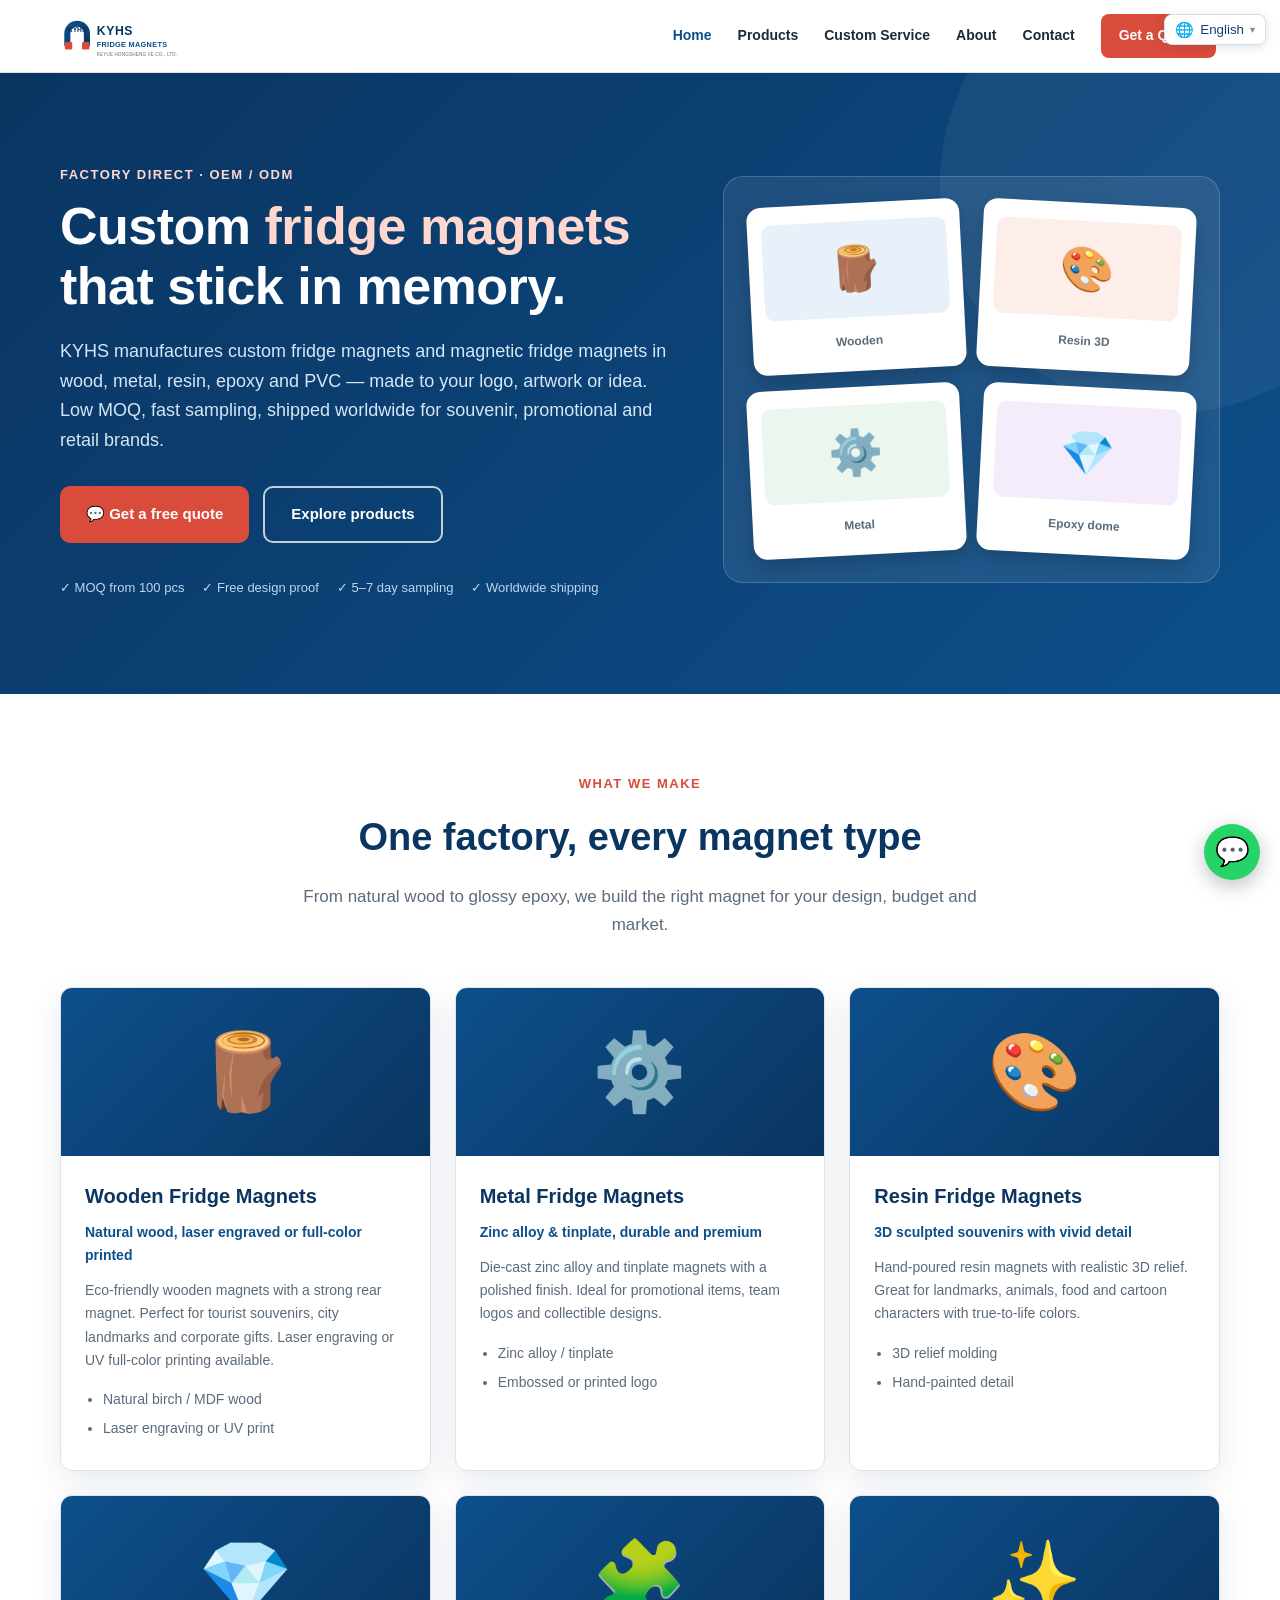
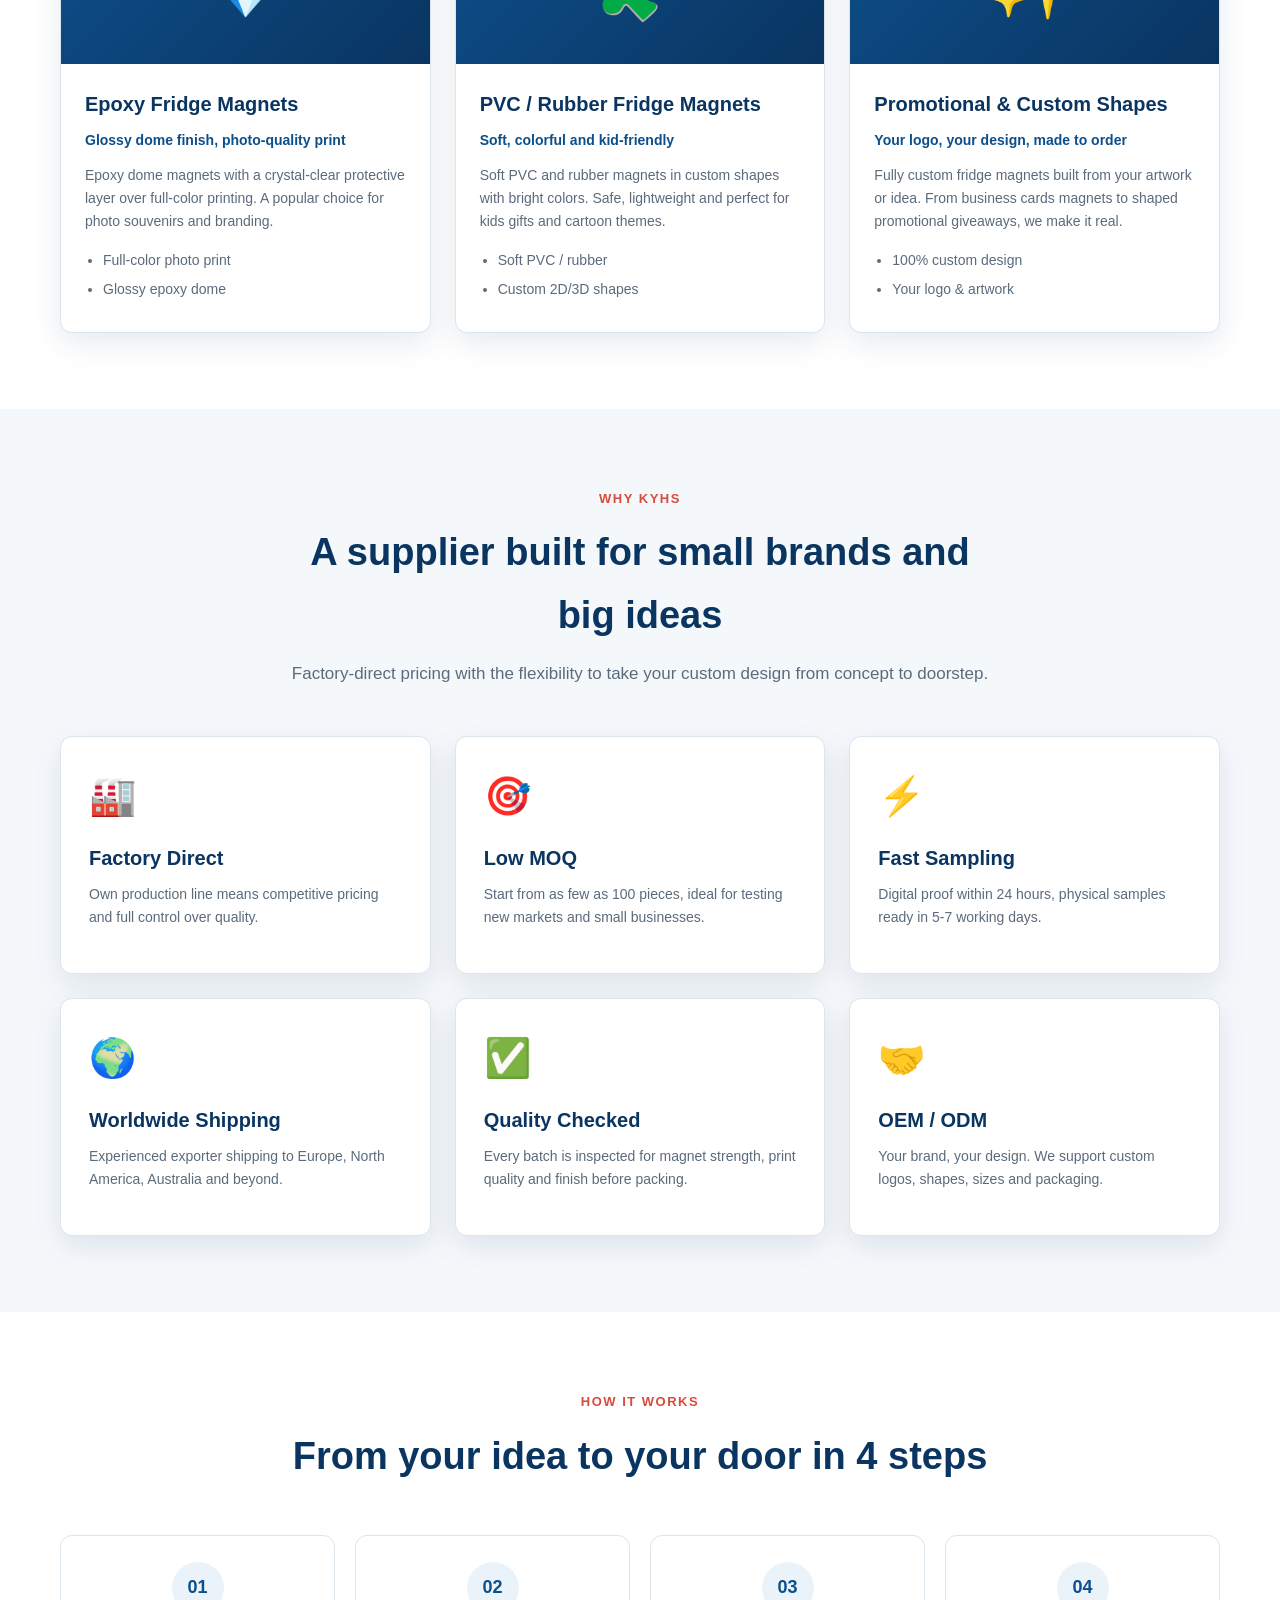
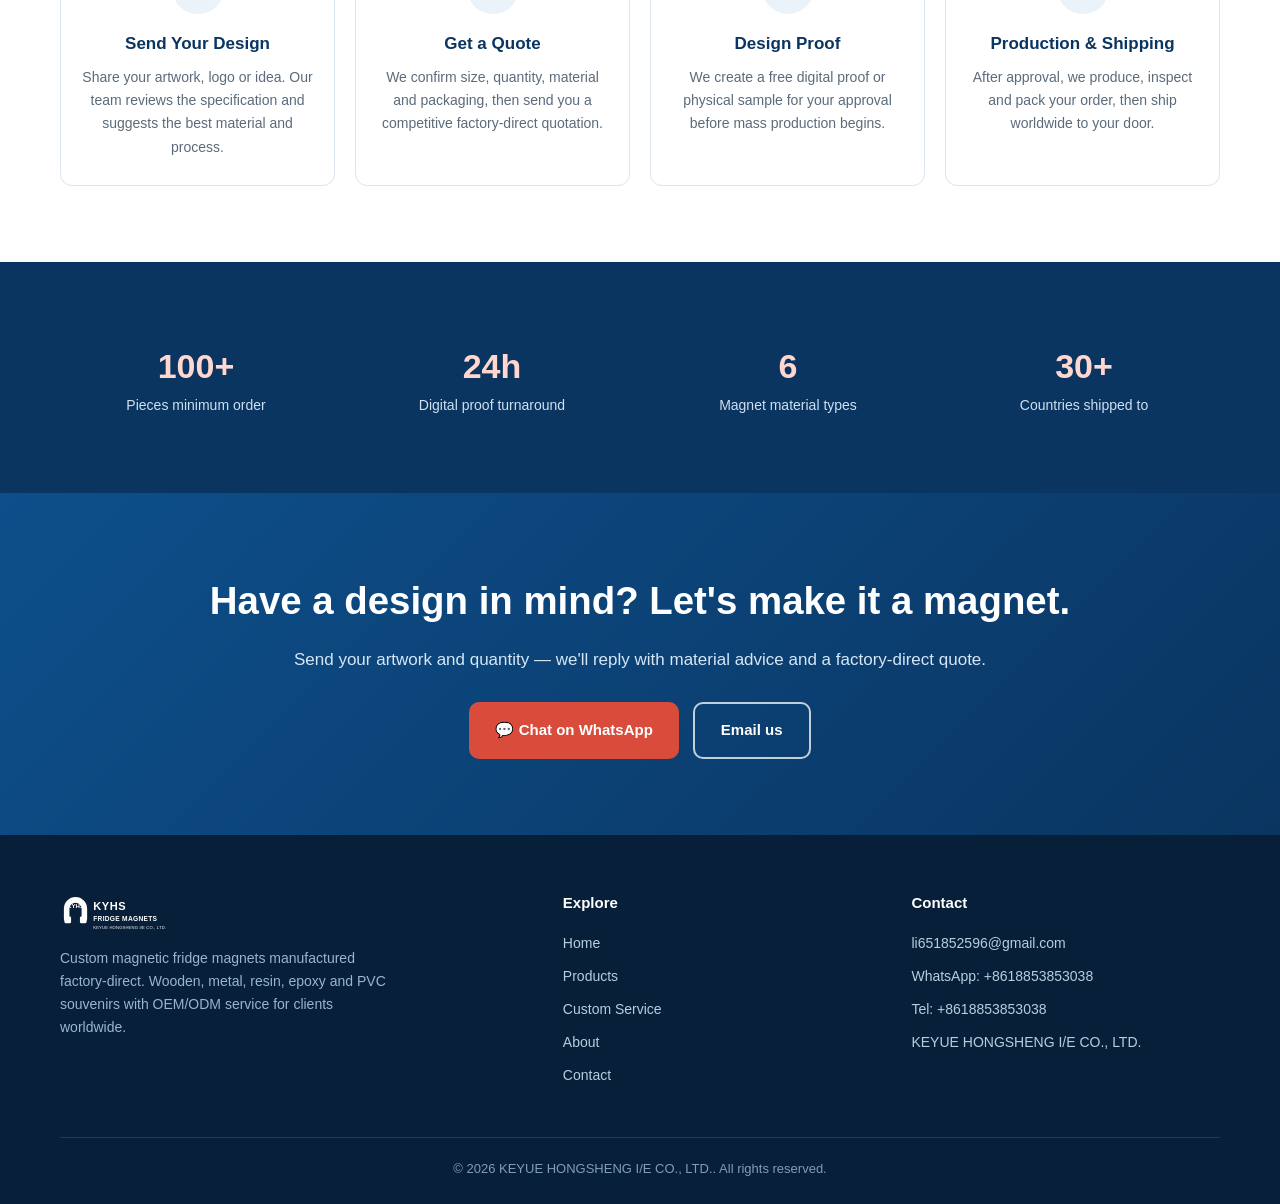
<file: index.html>
<!DOCTYPE html><html lang="en"> <head><meta charset="UTF-8"><meta name="viewport" content="width=device-width, initial-scale=1"><title>Custom Fridge Magnets Manufacturer | OEM/ODM — KYHS</title><meta name="description" content="KYHS manufactures custom fridge magnets and magnetic souvenirs: wooden, metal, resin and PVC. Factory-direct OEM/ODM, low MOQ, fast sampling, worldwide shipping."><meta name="keywords" content="custom fridge magnets, magnetic fridge magnets, wooden fridge magnets, magnet manufacturer, KYHS"><link rel="canonical" href="https://magnets.kyhsexport.com/"><link rel="icon" type="image/svg+xml" href="/favicon.svg"><meta property="og:type" content="website"><meta property="og:title" content="Custom Fridge Magnets Manufacturer | OEM/ODM — KYHS"><meta property="og:description" content="KYHS manufactures custom fridge magnets and magnetic souvenirs: wooden, metal, resin and PVC. Factory-direct OEM/ODM, low MOQ, fast sampling, worldwide shipping."><meta property="og:url" content="https://magnets.kyhsexport.com/"><meta property="og:image" content="https://magnets.kyhsexport.com/og-image.svg"><meta property="og:site_name" content="KYHS Fridge Magnets"><meta property="og:locale" content="en_US"><meta name="twitter:card" content="summary_large_image"><meta name="twitter:title" content="Custom Fridge Magnets Manufacturer | OEM/ODM — KYHS"><meta name="twitter:description" content="KYHS manufactures custom fridge magnets and magnetic souvenirs: wooden, metal, resin and PVC. Factory-direct OEM/ODM, low MOQ, fast sampling, worldwide shipping."><meta name="twitter:image" content="https://magnets.kyhsexport.com/og-image.svg"><script type="application/ld+json">{"@context":"https://schema.org","@graph":[{"@type":"Organization","name":"KEYUE HONGSHENG I/E CO., LTD.","url":"https://magnets.kyhsexport.com","email":"li651852596@gmail.com","telephone":"+8618853853038"},{"@type":"WebSite","name":"KYHS Fridge Magnets","url":"https://magnets.kyhsexport.com","description":"KYHS manufactures custom fridge magnets and magnetic souvenirs: wooden, metal, resin and PVC. Factory-direct OEM/ODM, low MOQ, fast sampling, worldwide shipping.","inLanguage":"en"}]}</script><link rel="stylesheet" href="/_astro/about.BWhyGvks.css"></head> <body> <header class="site-header"> <div class="container nav-inner"> <a href="/" class="logo" aria-label="KYHS Fridge Magnets home"> <img src="/logo.svg" alt="KYHS Fridge Magnets"> </a> <nav class="nav-links" id="navLinks"> <a href="/" class="active">Home</a><a href="/products/" class>Products</a><a href="/custom/" class>Custom Service</a><a href="/about/" class>About</a><a href="/contact/" class>Contact</a> <a href="https://wa.me/8618853853038" class="nav-cta" target="_blank" rel="noopener">Get a Quote</a> </nav> <button class="menu-toggle" id="menuToggle" aria-label="Menu">☰</button> </div> </header> <main>   <section class="hero"> <div class="container hero-grid"> <div> <span class="eyebrow" style="color:#ffd7cf">Factory direct · OEM / ODM</span> <h1>Custom <span class="hl">fridge magnets</span> that stick in memory.</h1> <p class="lead">
KYHS manufactures custom fridge magnets and magnetic fridge magnets in wood, metal, resin, epoxy and PVC —
          made to your logo, artwork or idea. Low MOQ, fast sampling, shipped worldwide for souvenir, promotional and retail brands.
</p> <div class="hero-actions"> <a href="https://wa.me/8618853853038" class="btn btn-primary" target="_blank" rel="noopener">💬 Get a free quote</a> <a href="/products/" class="btn btn-ghost">Explore products</a> </div> <div class="hero-badges"> <span>✓ MOQ from 100 pcs</span> <span>✓ Free design proof</span> <span>✓ 5–7 day sampling</span> <span>✓ Worldwide shipping</span> </div> </div> <div class="hero-art" aria-hidden="true"> <div class="magnet-tile"><div class="face" style="background:#e8f1fa">🪵</div><small>Wooden</small></div> <div class="magnet-tile"><div class="face" style="background:#fdeee9">🎨</div><small>Resin 3D</small></div> <div class="magnet-tile"><div class="face" style="background:#eaf6ee">⚙️</div><small>Metal</small></div> <div class="magnet-tile"><div class="face" style="background:#f4ecfa">💎</div><small>Epoxy dome</small></div> </div> </div> </section>  <section id="products"> <div class="container"> <div class="section-head"> <span class="eyebrow">What we make</span> <h2>One factory, every magnet type</h2> <p>From natural wood to glossy epoxy, we build the right magnet for your design, budget and market.</p> </div> <div class="grid-3"> <a href="/products/#wooden" class="card product-card"> <div class="product-art" style="background:linear-gradient(135deg, #0d4f8b, #0a3561)">🪵</div> <div class="product-body"> <h3>Wooden Fridge Magnets</h3> <p class="tagline">Natural wood, laser engraved or full-color printed</p> <p>Eco-friendly wooden magnets with a strong rear magnet. Perfect for tourist souvenirs, city landmarks and corporate gifts. Laser engraving or UV full-color printing available.</p> <ul><li>Natural birch / MDF wood</li><li>Laser engraving or UV print</li></ul> </div> </a><a href="/products/#metal" class="card product-card"> <div class="product-art" style="background:linear-gradient(135deg, #0d4f8b, #0a3561)">⚙️</div> <div class="product-body"> <h3>Metal Fridge Magnets</h3> <p class="tagline">Zinc alloy &amp; tinplate, durable and premium</p> <p>Die-cast zinc alloy and tinplate magnets with a polished finish. Ideal for promotional items, team logos and collectible designs.</p> <ul><li>Zinc alloy / tinplate</li><li>Embossed or printed logo</li></ul> </div> </a><a href="/products/#resin" class="card product-card"> <div class="product-art" style="background:linear-gradient(135deg, #0d4f8b, #0a3561)">🎨</div> <div class="product-body"> <h3>Resin Fridge Magnets</h3> <p class="tagline">3D sculpted souvenirs with vivid detail</p> <p>Hand-poured resin magnets with realistic 3D relief. Great for landmarks, animals, food and cartoon characters with true-to-life colors.</p> <ul><li>3D relief molding</li><li>Hand-painted detail</li></ul> </div> </a><a href="/products/#epoxy" class="card product-card"> <div class="product-art" style="background:linear-gradient(135deg, #0d4f8b, #0a3561)">💎</div> <div class="product-body"> <h3>Epoxy Fridge Magnets</h3> <p class="tagline">Glossy dome finish, photo-quality print</p> <p>Epoxy dome magnets with a crystal-clear protective layer over full-color printing. A popular choice for photo souvenirs and branding.</p> <ul><li>Full-color photo print</li><li>Glossy epoxy dome</li></ul> </div> </a><a href="/products/#pvc" class="card product-card"> <div class="product-art" style="background:linear-gradient(135deg, #0d4f8b, #0a3561)">🧩</div> <div class="product-body"> <h3>PVC / Rubber Fridge Magnets</h3> <p class="tagline">Soft, colorful and kid-friendly</p> <p>Soft PVC and rubber magnets in custom shapes with bright colors. Safe, lightweight and perfect for kids gifts and cartoon themes.</p> <ul><li>Soft PVC / rubber</li><li>Custom 2D/3D shapes</li></ul> </div> </a><a href="/products/#promotional" class="card product-card"> <div class="product-art" style="background:linear-gradient(135deg, #0d4f8b, #0a3561)">✨</div> <div class="product-body"> <h3>Promotional &amp; Custom Shapes</h3> <p class="tagline">Your logo, your design, made to order</p> <p>Fully custom fridge magnets built from your artwork or idea. From business cards magnets to shaped promotional giveaways, we make it real.</p> <ul><li>100% custom design</li><li>Your logo &amp; artwork</li></ul> </div> </a> </div> </div> </section>  <section class="section-soft"> <div class="container"> <div class="section-head"> <span class="eyebrow">Why KYHS</span> <h2>A supplier built for small brands and big ideas</h2> <p>Factory-direct pricing with the flexibility to take your custom design from concept to doorstep.</p> </div> <div class="grid-3"> <div class="card"> <div class="icon">🏭</div> <h3>Factory Direct</h3> <p>Own production line means competitive pricing and full control over quality.</p> </div><div class="card"> <div class="icon">🎯</div> <h3>Low MOQ</h3> <p>Start from as few as 100 pieces, ideal for testing new markets and small businesses.</p> </div><div class="card"> <div class="icon">⚡</div> <h3>Fast Sampling</h3> <p>Digital proof within 24 hours, physical samples ready in 5-7 working days.</p> </div><div class="card"> <div class="icon">🌍</div> <h3>Worldwide Shipping</h3> <p>Experienced exporter shipping to Europe, North America, Australia and beyond.</p> </div><div class="card"> <div class="icon">✅</div> <h3>Quality Checked</h3> <p>Every batch is inspected for magnet strength, print quality and finish before packing.</p> </div><div class="card"> <div class="icon">🤝</div> <h3>OEM / ODM</h3> <p>Your brand, your design. We support custom logos, shapes, sizes and packaging.</p> </div> </div> </div> </section>  <section> <div class="container"> <div class="section-head"> <span class="eyebrow">How it works</span> <h2>From your idea to your door in 4 steps</h2> </div> <div class="steps"> <div class="step"> <div class="num">01</div> <h3>Send Your Design</h3> <p>Share your artwork, logo or idea. Our team reviews the specification and suggests the best material and process.</p> </div><div class="step"> <div class="num">02</div> <h3>Get a Quote</h3> <p>We confirm size, quantity, material and packaging, then send you a competitive factory-direct quotation.</p> </div><div class="step"> <div class="num">03</div> <h3>Design Proof</h3> <p>We create a free digital proof or physical sample for your approval before mass production begins.</p> </div><div class="step"> <div class="num">04</div> <h3>Production &amp; Shipping</h3> <p>After approval, we produce, inspect and pack your order, then ship worldwide to your door.</p> </div> </div> </div> </section>  <section class="strip"> <div class="container strip-grid"> <div><div class="num">100+</div><div class="label">Pieces minimum order</div></div> <div><div class="num">24h</div><div class="label">Digital proof turnaround</div></div> <div><div class="num">6</div><div class="label">Magnet material types</div></div> <div><div class="num">30+</div><div class="label">Countries shipped to</div></div> </div> </section>  <section class="cta"> <div class="container"> <h2>Have a design in mind? Let's make it a magnet.</h2> <p>Send your artwork and quantity — we'll reply with material advice and a factory-direct quote.</p> <div class="cta-actions"> <a href="https://wa.me/8618853853038" class="btn btn-primary" target="_blank" rel="noopener">💬 Chat on WhatsApp</a> <a href="mailto:li651852596@gmail.com" class="btn btn-ghost">Email us</a> </div> </div> </section>  </main> <a href="https://wa.me/8618853853038" class="float-wa" target="_blank" rel="noopener" aria-label="Chat on WhatsApp">💬</a> <footer class="site-footer"> <div class="container"> <div class="footer-grid"> <div class="footer-brand"> <div class="logo"><img src="/logo.svg" alt="KYHS Fridge Magnets"></div> <p>Custom magnetic fridge magnets manufactured factory-direct. Wooden, metal, resin, epoxy and PVC souvenirs with OEM/ODM service for clients worldwide.</p> </div> <div class="footer-col"> <h4>Explore</h4> <a href="/">Home</a><a href="/products/">Products</a><a href="/custom/">Custom Service</a><a href="/about/">About</a><a href="/contact/">Contact</a> </div> <div class="footer-col"> <h4>Contact</h4> <a href="mailto:li651852596@gmail.com">li651852596@gmail.com</a> <a href="https://wa.me/8618853853038" target="_blank" rel="noopener">WhatsApp: +8618853853038</a> <span>Tel: +8618853853038</span> <span>KEYUE HONGSHENG I/E CO., LTD.</span> </div> </div> <div class="footer-bottom">
© 2026 KEYUE HONGSHENG I/E CO., LTD.. All rights reserved.
</div> </div> </footer> <script>
      const toggle = document.getElementById('menuToggle');
      const links = document.getElementById('navLinks');
      toggle?.addEventListener('click', () => links?.classList.toggle('open'));
    </script> <!-- KYHS i18n: auto translate (all languages + searchable switcher) --> <script src="/js/translate.js"></script> <script src="/js/kyhs-translate-init.js"></script> <!-- KYHS analytics: admin-only stats --> <script src="/js/kyhs-analytics.js"></script> </body> </html>
</file>
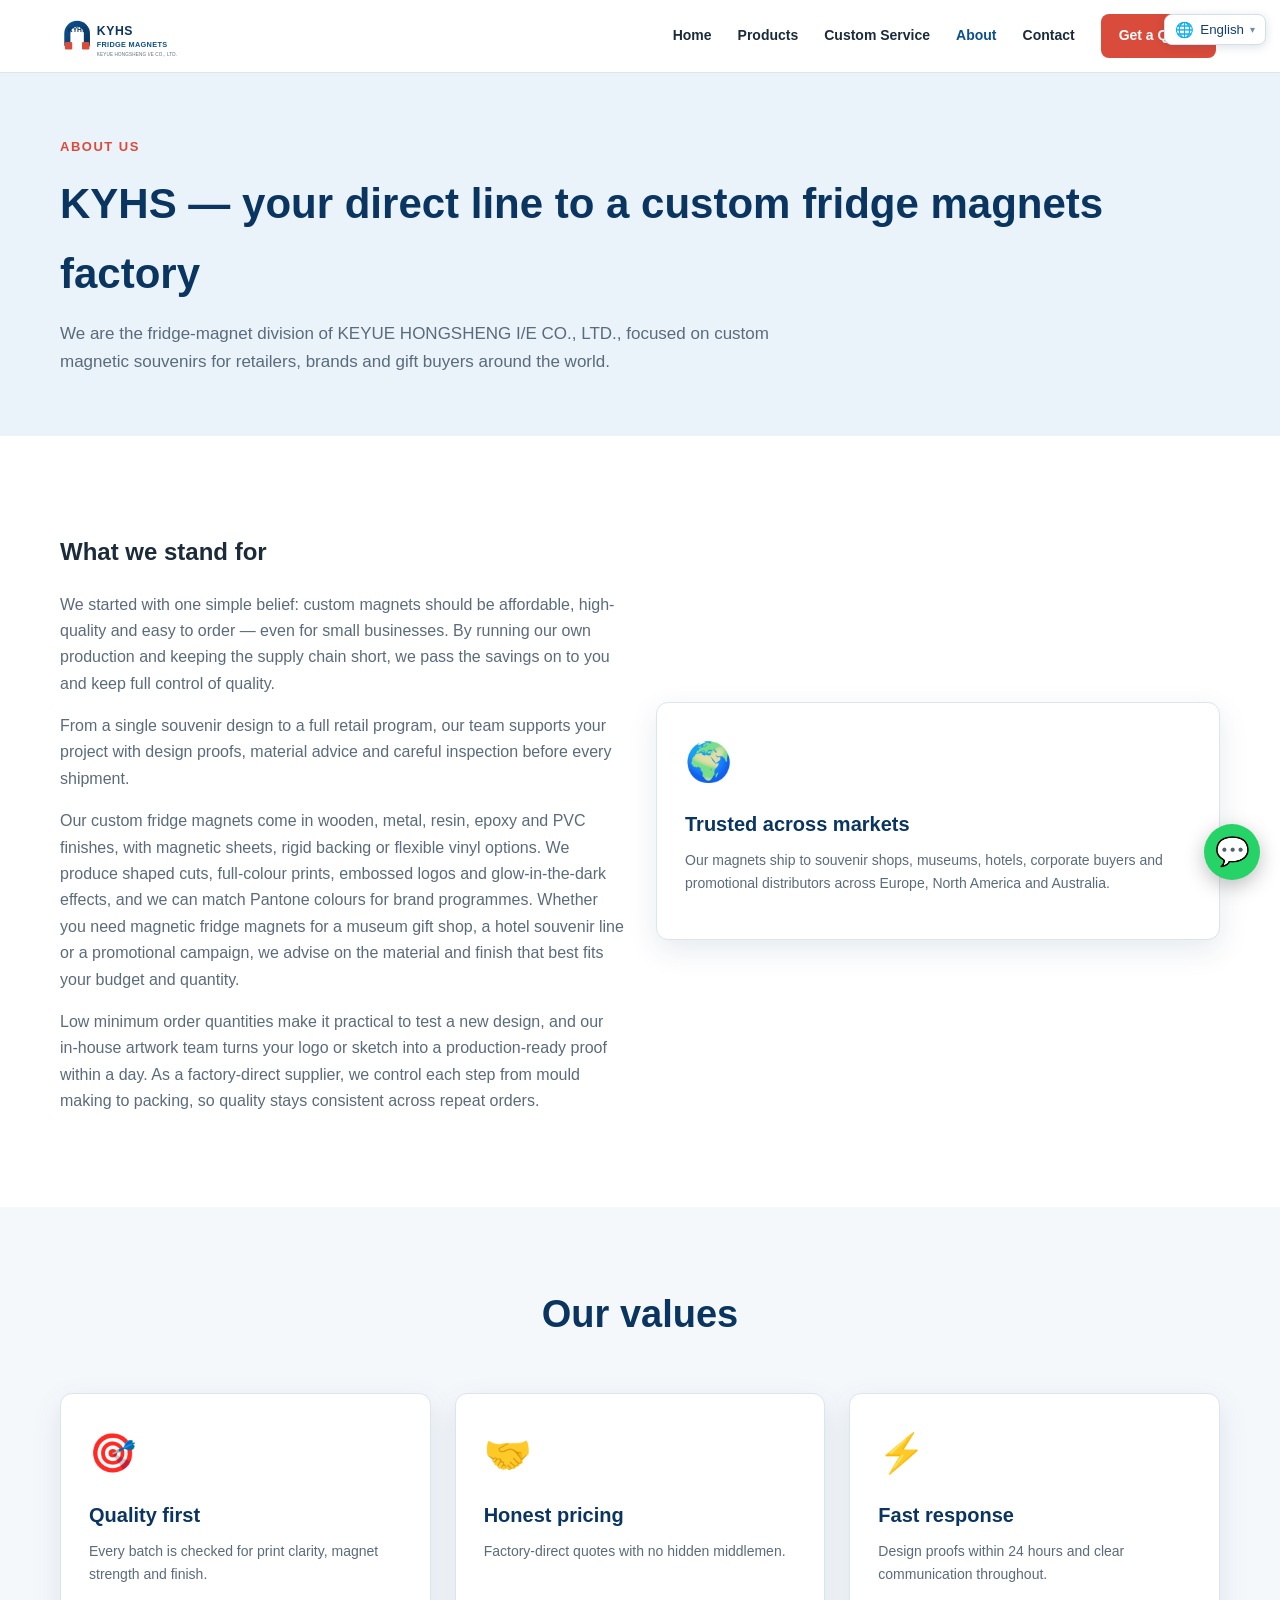
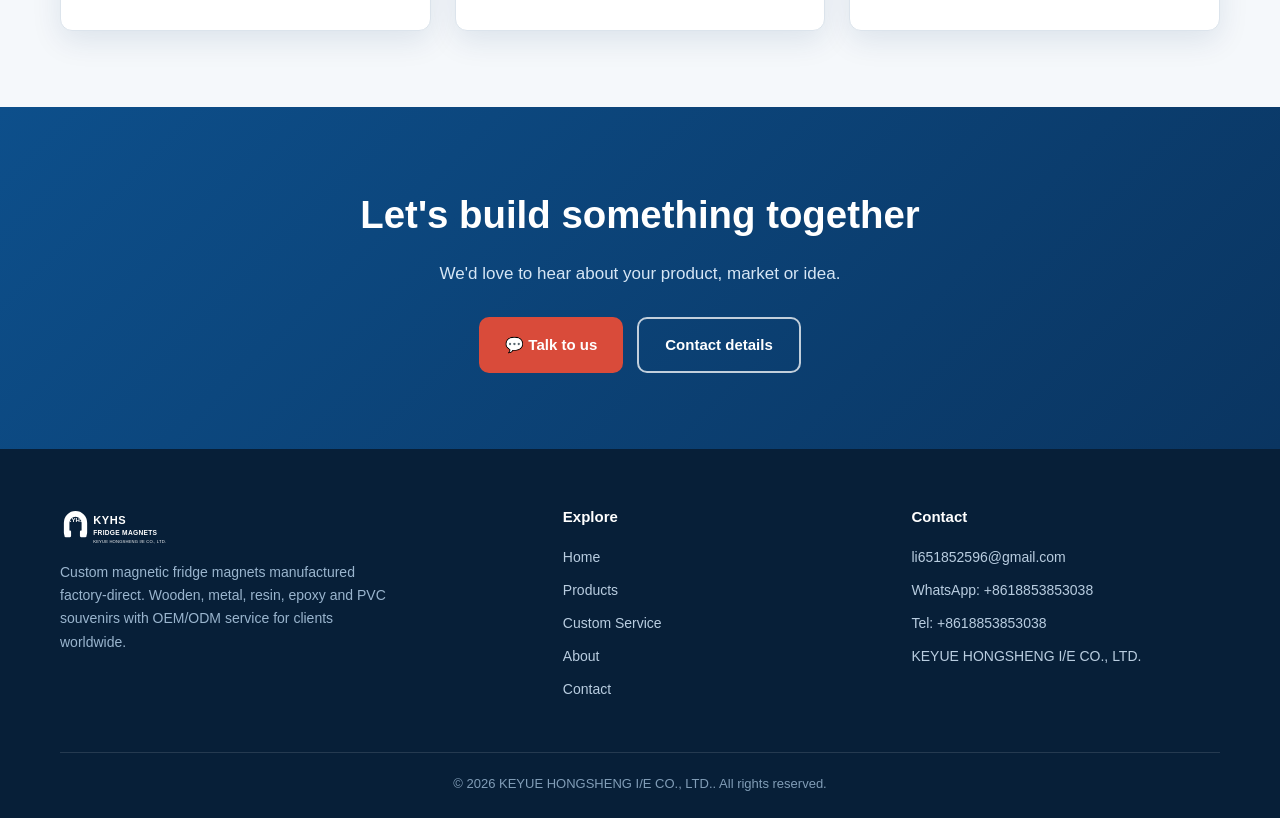
<file: about/index.html>
<!DOCTYPE html><html lang="en"> <head><meta charset="UTF-8"><meta name="viewport" content="width=device-width, initial-scale=1"><title>About KYHS | Custom Fridge Magnets Manufacturer</title><meta name="description" content="Learn about KYHS, a China manufacturer of custom fridge magnets and magnetic souvenirs in wood, metal, resin and PVC. Factory-direct OEM/ODM for clients worldwide."><meta name="keywords" content="custom fridge magnets, magnetic fridge magnets, wooden fridge magnets, magnet manufacturer, KYHS"><link rel="canonical" href="https://magnets.kyhsexport.com/about/"><link rel="icon" type="image/svg+xml" href="/favicon.svg"><meta property="og:type" content="website"><meta property="og:title" content="About KYHS | Custom Fridge Magnets Manufacturer"><meta property="og:description" content="Learn about KYHS, a China manufacturer of custom fridge magnets and magnetic souvenirs in wood, metal, resin and PVC. Factory-direct OEM/ODM for clients worldwide."><meta property="og:url" content="https://magnets.kyhsexport.com/about/"><meta property="og:image" content="https://magnets.kyhsexport.com/og-image.svg"><meta property="og:site_name" content="KYHS Fridge Magnets"><meta property="og:locale" content="en_US"><meta name="twitter:card" content="summary_large_image"><meta name="twitter:title" content="About KYHS | Custom Fridge Magnets Manufacturer"><meta name="twitter:description" content="Learn about KYHS, a China manufacturer of custom fridge magnets and magnetic souvenirs in wood, metal, resin and PVC. Factory-direct OEM/ODM for clients worldwide."><meta name="twitter:image" content="https://magnets.kyhsexport.com/og-image.svg"><script type="application/ld+json">{"@context":"https://schema.org","@graph":[{"@type":"Organization","name":"KEYUE HONGSHENG I/E CO., LTD.","url":"https://magnets.kyhsexport.com","email":"li651852596@gmail.com","telephone":"+8618853853038"},{"@type":"WebSite","name":"KYHS Fridge Magnets","url":"https://magnets.kyhsexport.com","description":"Learn about KYHS, a China manufacturer of custom fridge magnets and magnetic souvenirs in wood, metal, resin and PVC. Factory-direct OEM/ODM for clients worldwide.","inLanguage":"en"}]}</script><link rel="stylesheet" href="/_astro/about.BWhyGvks.css"></head> <body> <header class="site-header"> <div class="container nav-inner"> <a href="/" class="logo" aria-label="KYHS Fridge Magnets home"> <img src="/logo.svg" alt="KYHS Fridge Magnets"> </a> <nav class="nav-links" id="navLinks"> <a href="/" class>Home</a><a href="/products/" class>Products</a><a href="/custom/" class>Custom Service</a><a href="/about/" class="active">About</a><a href="/contact/" class>Contact</a> <a href="https://wa.me/8618853853038" class="nav-cta" target="_blank" rel="noopener">Get a Quote</a> </nav> <button class="menu-toggle" id="menuToggle" aria-label="Menu">☰</button> </div> </header> <main>  <section class="page-hero"> <div class="container"> <span class="eyebrow">About us</span> <h1>KYHS — your direct line to a custom fridge magnets factory</h1> <p>We are the fridge-magnet division of KEYUE HONGSHENG I/E CO., LTD., focused on custom magnetic souvenirs for retailers, brands and gift buyers around the world.</p> </div> </section> <section> <div class="container grid-2"> <div> <h2>What we stand for</h2> <p style="color:var(--muted)">
We started with one simple belief: custom magnets should be affordable, high-quality and easy to order —
          even for small businesses. By running our own production and keeping the supply chain short,
          we pass the savings on to you and keep full control of quality.
</p> <p style="color:var(--muted)">
From a single souvenir design to a full retail program, our team supports your project with design proofs,
          material advice and careful inspection before every shipment.
</p> <p style="color:var(--muted)">
Our custom fridge magnets come in wooden, metal, resin, epoxy and PVC finishes, with magnetic sheets, rigid backing or flexible vinyl options. We produce shaped cuts, full-colour prints, embossed logos and glow-in-the-dark effects, and we can match Pantone colours for brand programmes. Whether you need magnetic fridge magnets for a museum gift shop, a hotel souvenir line or a promotional campaign, we advise on the material and finish that best fits your budget and quantity.
</p> <p style="color:var(--muted)">
Low minimum order quantities make it practical to test a new design, and our in-house artwork team turns your logo or sketch into a production-ready proof within a day. As a factory-direct supplier, we control each step from mould making to packing, so quality stays consistent across repeat orders.
</p> </div> <div class="card"> <div class="icon">🌍</div> <h3>Trusted across markets</h3> <p>Our magnets ship to souvenir shops, museums, hotels, corporate buyers and promotional distributors across Europe, North America and Australia.</p> </div> </div> </section> <section class="section-soft"> <div class="container"> <div class="section-head"><h2>Our values</h2></div> <div class="grid-3"> <div class="card"><div class="icon">🎯</div><h3>Quality first</h3><p>Every batch is checked for print clarity, magnet strength and finish.</p></div> <div class="card"><div class="icon">🤝</div><h3>Honest pricing</h3><p>Factory-direct quotes with no hidden middlemen.</p></div> <div class="card"><div class="icon">⚡</div><h3>Fast response</h3><p>Design proofs within 24 hours and clear communication throughout.</p></div> </div> </div> </section> <section class="cta"> <div class="container"> <h2>Let's build something together</h2> <p>We'd love to hear about your product, market or idea.</p> <div class="cta-actions"> <a href="https://wa.me/8618853853038" class="btn btn-primary" target="_blank" rel="noopener">💬 Talk to us</a> <a href="/contact/" class="btn btn-ghost">Contact details</a> </div> </div> </section>  </main> <a href="https://wa.me/8618853853038" class="float-wa" target="_blank" rel="noopener" aria-label="Chat on WhatsApp">💬</a> <footer class="site-footer"> <div class="container"> <div class="footer-grid"> <div class="footer-brand"> <div class="logo"><img src="/logo.svg" alt="KYHS Fridge Magnets"></div> <p>Custom magnetic fridge magnets manufactured factory-direct. Wooden, metal, resin, epoxy and PVC souvenirs with OEM/ODM service for clients worldwide.</p> </div> <div class="footer-col"> <h4>Explore</h4> <a href="/">Home</a><a href="/products/">Products</a><a href="/custom/">Custom Service</a><a href="/about/">About</a><a href="/contact/">Contact</a> </div> <div class="footer-col"> <h4>Contact</h4> <a href="mailto:li651852596@gmail.com">li651852596@gmail.com</a> <a href="https://wa.me/8618853853038" target="_blank" rel="noopener">WhatsApp: +8618853853038</a> <span>Tel: +8618853853038</span> <span>KEYUE HONGSHENG I/E CO., LTD.</span> </div> </div> <div class="footer-bottom">
© 2026 KEYUE HONGSHENG I/E CO., LTD.. All rights reserved.
</div> </div> </footer> <script>
      const toggle = document.getElementById('menuToggle');
      const links = document.getElementById('navLinks');
      toggle?.addEventListener('click', () => links?.classList.toggle('open'));
    </script> <!-- KYHS i18n: auto translate (all languages + searchable switcher) --> <script src="/js/translate.js"></script> <script src="/js/kyhs-translate-init.js"></script> <!-- KYHS analytics: admin-only stats --> <script src="/js/kyhs-analytics.js"></script> </body> </html>
</file>
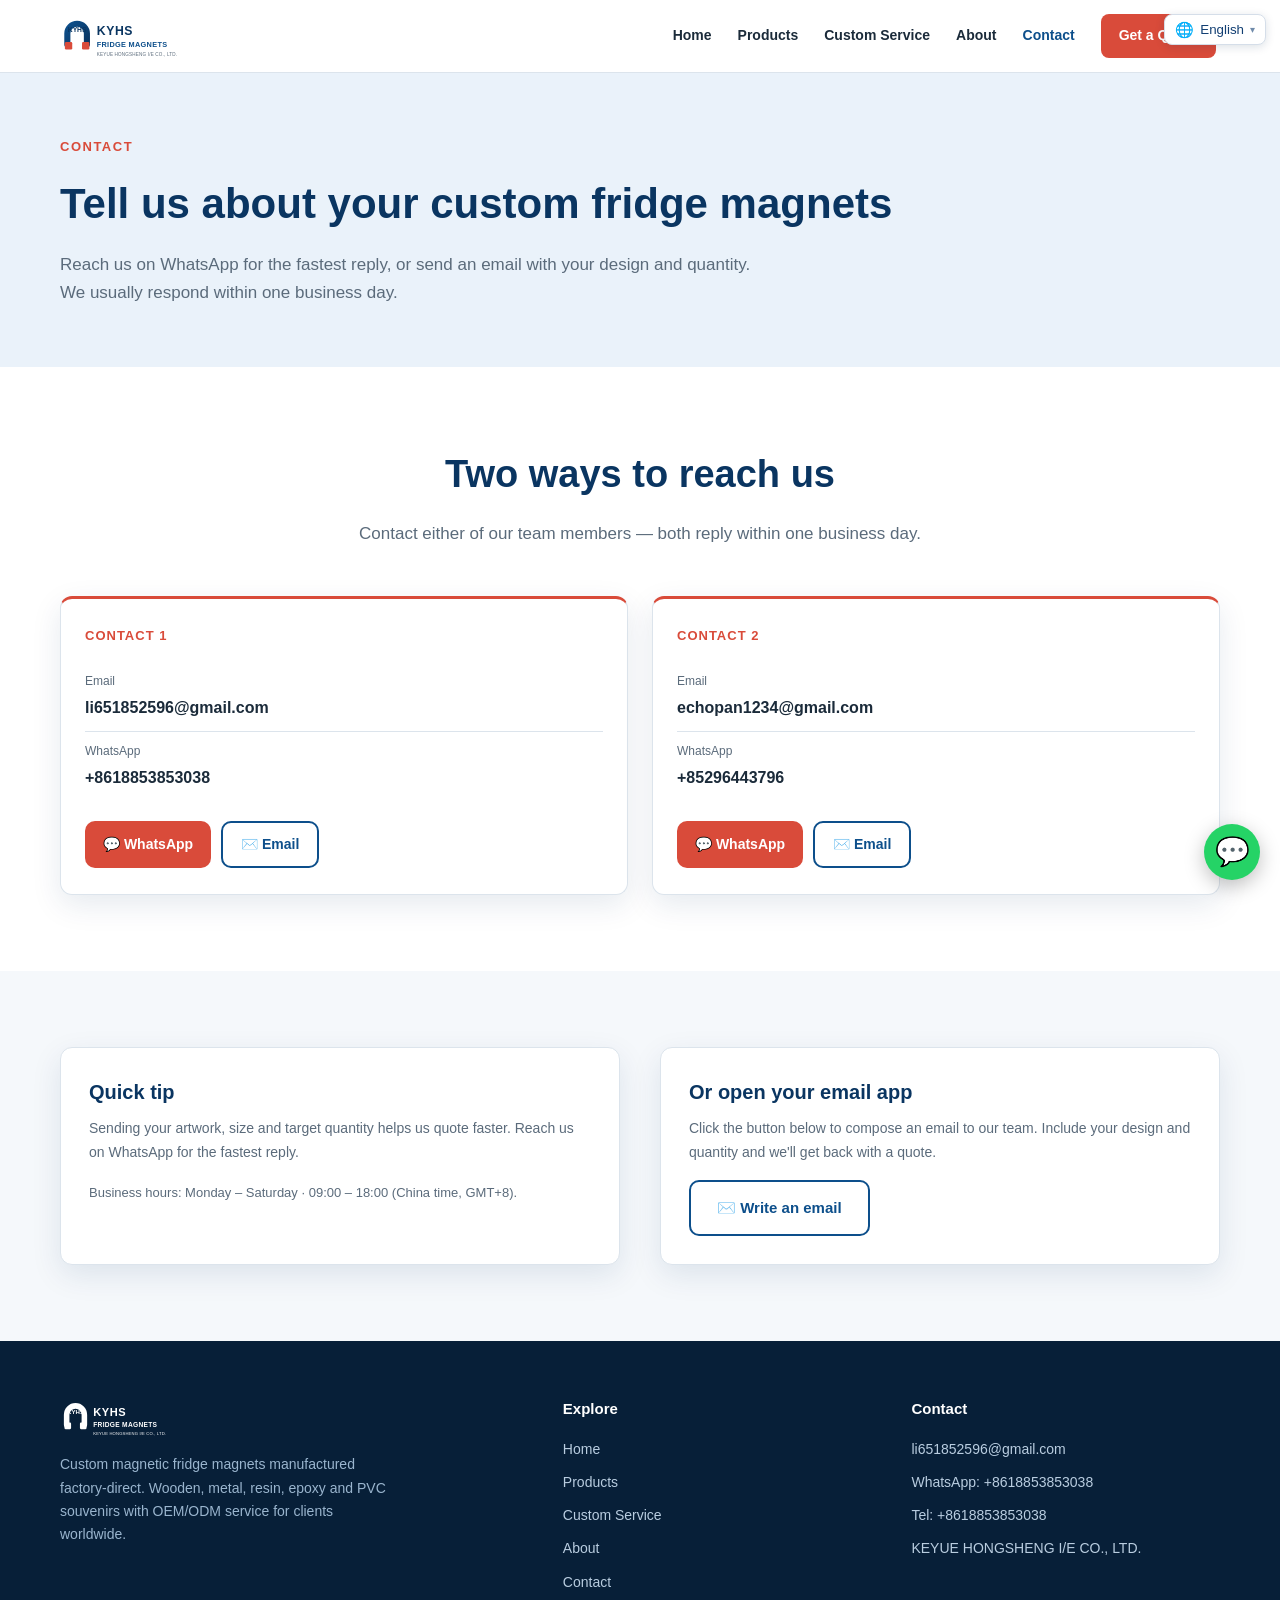
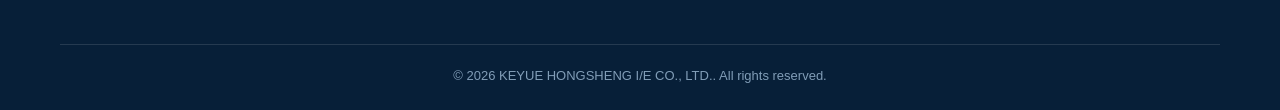
<file: contact/index.html>
<!DOCTYPE html><html lang="en"> <head><meta charset="UTF-8"><meta name="viewport" content="width=device-width, initial-scale=1"><title>Contact KYHS | Custom Fridge Magnets Quote</title><meta name="description" content="Contact KYHS for custom fridge magnets and magnetic souvenirs. WhatsApp +86 188 5385 3038, email li651852596@gmail.com. Free design proofs, worldwide shipping."><meta name="keywords" content="custom fridge magnets, magnetic fridge magnets, wooden fridge magnets, magnet manufacturer, KYHS"><link rel="canonical" href="https://magnets.kyhsexport.com/contact/"><link rel="icon" type="image/svg+xml" href="/favicon.svg"><meta property="og:type" content="website"><meta property="og:title" content="Contact KYHS | Custom Fridge Magnets Quote"><meta property="og:description" content="Contact KYHS for custom fridge magnets and magnetic souvenirs. WhatsApp +86 188 5385 3038, email li651852596@gmail.com. Free design proofs, worldwide shipping."><meta property="og:url" content="https://magnets.kyhsexport.com/contact/"><meta property="og:image" content="https://magnets.kyhsexport.com/og-image.svg"><meta property="og:site_name" content="KYHS Fridge Magnets"><meta property="og:locale" content="en_US"><meta name="twitter:card" content="summary_large_image"><meta name="twitter:title" content="Contact KYHS | Custom Fridge Magnets Quote"><meta name="twitter:description" content="Contact KYHS for custom fridge magnets and magnetic souvenirs. WhatsApp +86 188 5385 3038, email li651852596@gmail.com. Free design proofs, worldwide shipping."><meta name="twitter:image" content="https://magnets.kyhsexport.com/og-image.svg"><script type="application/ld+json">{"@context":"https://schema.org","@graph":[{"@type":"Organization","name":"KEYUE HONGSHENG I/E CO., LTD.","url":"https://magnets.kyhsexport.com","email":"li651852596@gmail.com","telephone":"+8618853853038"},{"@type":"WebSite","name":"KYHS Fridge Magnets","url":"https://magnets.kyhsexport.com","description":"Contact KYHS for custom fridge magnets and magnetic souvenirs. WhatsApp +86 188 5385 3038, email li651852596@gmail.com. Free design proofs, worldwide shipping.","inLanguage":"en"}]}</script><link rel="stylesheet" href="/_astro/about.BWhyGvks.css"></head> <body> <header class="site-header"> <div class="container nav-inner"> <a href="/" class="logo" aria-label="KYHS Fridge Magnets home"> <img src="/logo.svg" alt="KYHS Fridge Magnets"> </a> <nav class="nav-links" id="navLinks"> <a href="/" class>Home</a><a href="/products/" class>Products</a><a href="/custom/" class>Custom Service</a><a href="/about/" class>About</a><a href="/contact/" class="active">Contact</a> <a href="https://wa.me/8618853853038" class="nav-cta" target="_blank" rel="noopener">Get a Quote</a> </nav> <button class="menu-toggle" id="menuToggle" aria-label="Menu">☰</button> </div> </header> <main>  <section class="page-hero"> <div class="container"> <span class="eyebrow">Contact</span> <h1>Tell us about your custom fridge magnets</h1> <p>Reach us on WhatsApp for the fastest reply, or send an email with your design and quantity. We usually respond within one business day.</p> </div> </section> <section> <div class="container"> <div class="section-head"> <h2 style="font-family:var(--font-display, inherit);">Two ways to reach us</h2> <p>Contact either of our team members — both reply within one business day.</p> </div> <div class="contact-cards"> <div class="contact-card"> <div class="cc-label">Contact 1</div> <ul class="cc-list"> <li> <span class="cc-k">Email</span> <a href="mailto:li651852596@gmail.com">li651852596@gmail.com</a> </li> <li> <span class="cc-k">WhatsApp</span> <a href="https://wa.me/8618853853038" target="_blank" rel="noopener">+8618853853038</a> </li> </ul> <div class="cc-actions"> <a href="https://wa.me/8618853853038" class="btn btn-primary" target="_blank" rel="noopener">💬 WhatsApp</a> <a href="mailto:li651852596@gmail.com" class="btn btn-outline">✉️ Email</a> </div> </div><div class="contact-card"> <div class="cc-label">Contact 2</div> <ul class="cc-list"> <li> <span class="cc-k">Email</span> <a href="mailto:echopan1234@gmail.com">echopan1234@gmail.com</a> </li> <li> <span class="cc-k">WhatsApp</span> <a href="https://wa.me/85296443796" target="_blank" rel="noopener">+85296443796</a> </li> </ul> <div class="cc-actions"> <a href="https://wa.me/85296443796" class="btn btn-primary" target="_blank" rel="noopener">💬 WhatsApp</a> <a href="mailto:echopan1234@gmail.com" class="btn btn-outline">✉️ Email</a> </div> </div> </div> </div> </section> <section class="section-soft"> <div class="container contact-grid"> <div class="card"> <h3>Quick tip</h3> <p style="color:var(--muted)">
Sending your artwork, size and target quantity helps us quote faster. Reach us on WhatsApp for the fastest reply.
</p> <p style="color:var(--muted);font-size:13px;margin-top:18px">
Business hours: Monday – Saturday · 09:00 – 18:00 (China time, GMT+8).
</p> </div> <div class="card"> <h3>Or open your email app</h3> <p style="color:var(--muted)">
Click the button below to compose an email to our team. Include your design and quantity and we'll get back with a quote.
</p> <a href="mailto:li651852596@gmail.com?subject=Custom%20fridge%20magnets%20inquiry" class="btn btn-outline">
✉️ Write an email
</a> </div> </div> </section>  </main> <a href="https://wa.me/8618853853038" class="float-wa" target="_blank" rel="noopener" aria-label="Chat on WhatsApp">💬</a> <footer class="site-footer"> <div class="container"> <div class="footer-grid"> <div class="footer-brand"> <div class="logo"><img src="/logo.svg" alt="KYHS Fridge Magnets"></div> <p>Custom magnetic fridge magnets manufactured factory-direct. Wooden, metal, resin, epoxy and PVC souvenirs with OEM/ODM service for clients worldwide.</p> </div> <div class="footer-col"> <h4>Explore</h4> <a href="/">Home</a><a href="/products/">Products</a><a href="/custom/">Custom Service</a><a href="/about/">About</a><a href="/contact/">Contact</a> </div> <div class="footer-col"> <h4>Contact</h4> <a href="mailto:li651852596@gmail.com">li651852596@gmail.com</a> <a href="https://wa.me/8618853853038" target="_blank" rel="noopener">WhatsApp: +8618853853038</a> <span>Tel: +8618853853038</span> <span>KEYUE HONGSHENG I/E CO., LTD.</span> </div> </div> <div class="footer-bottom">
© 2026 KEYUE HONGSHENG I/E CO., LTD.. All rights reserved.
</div> </div> </footer> <script>
      const toggle = document.getElementById('menuToggle');
      const links = document.getElementById('navLinks');
      toggle?.addEventListener('click', () => links?.classList.toggle('open'));
    </script> <!-- KYHS i18n: auto translate (all languages + searchable switcher) --> <script src="/js/translate.js"></script> <script src="/js/kyhs-translate-init.js"></script> <!-- KYHS analytics: admin-only stats --> <script src="/js/kyhs-analytics.js"></script> </body> </html>
</file>
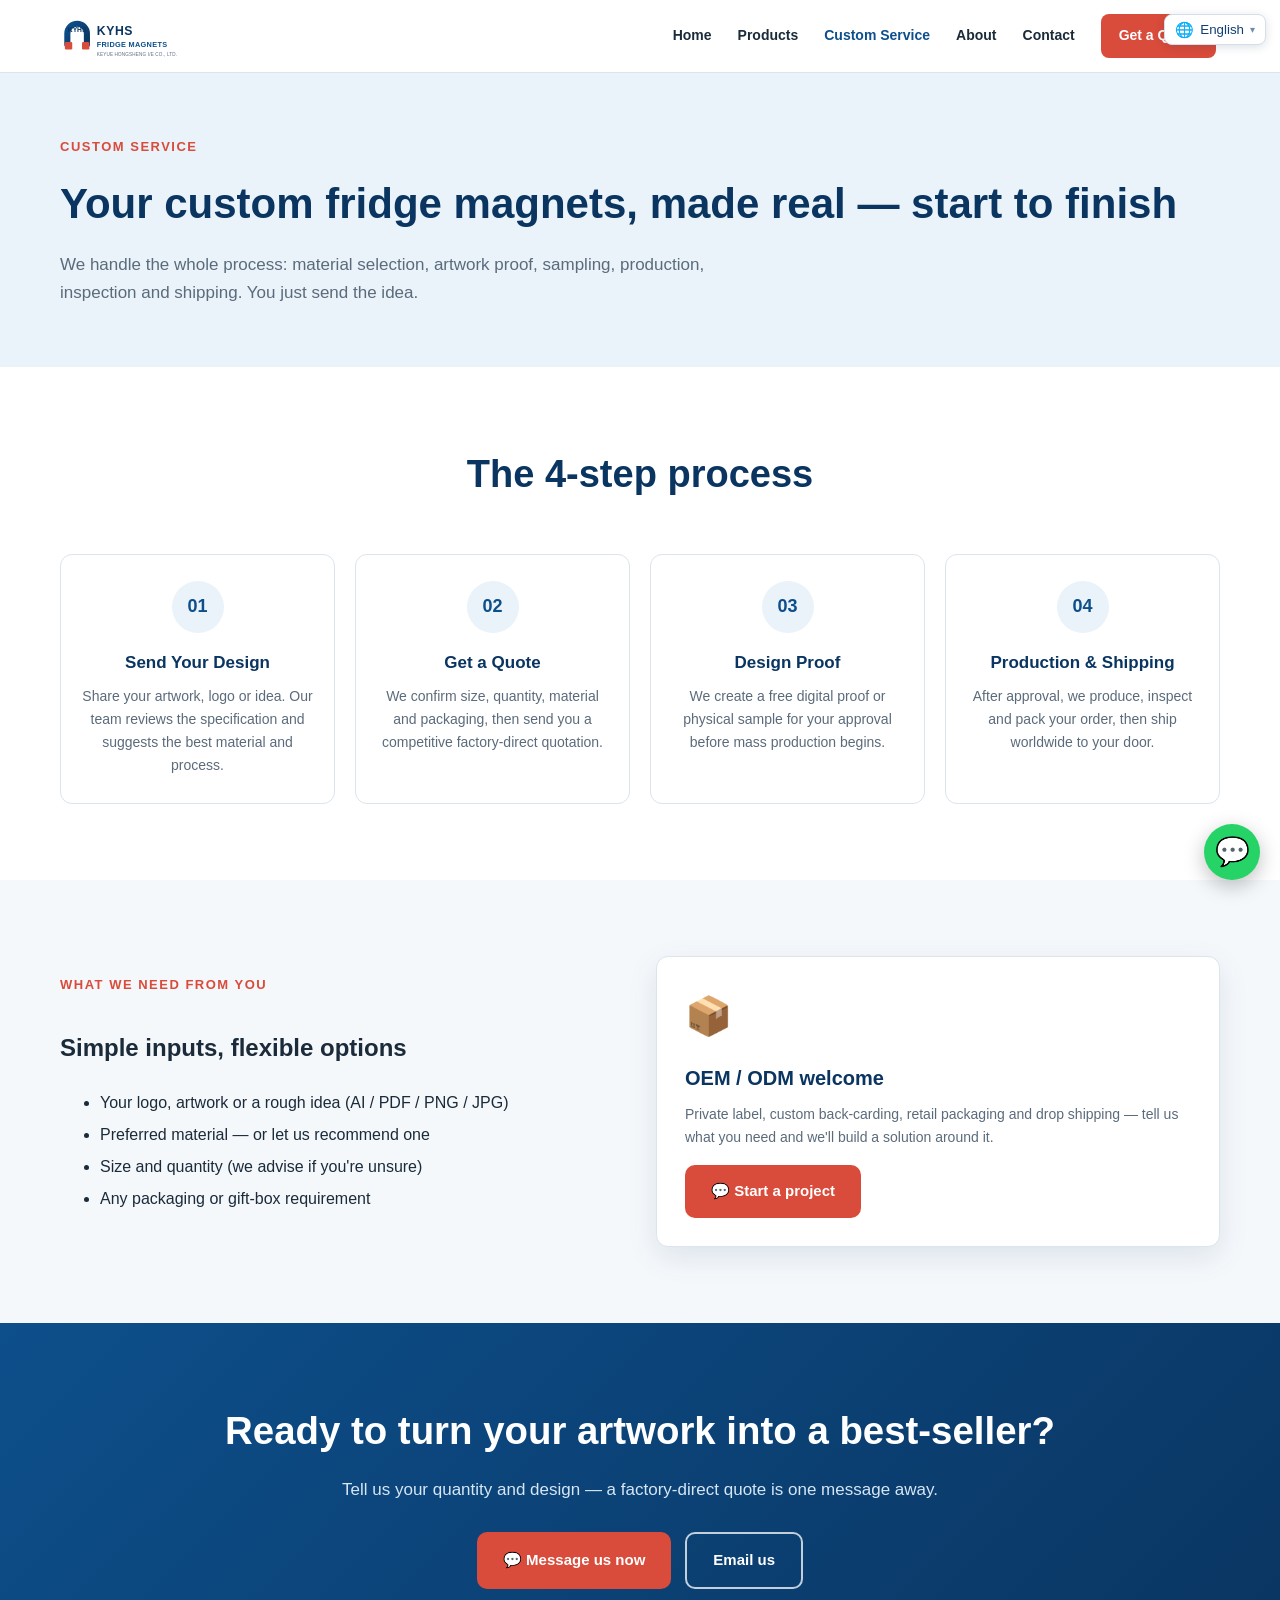
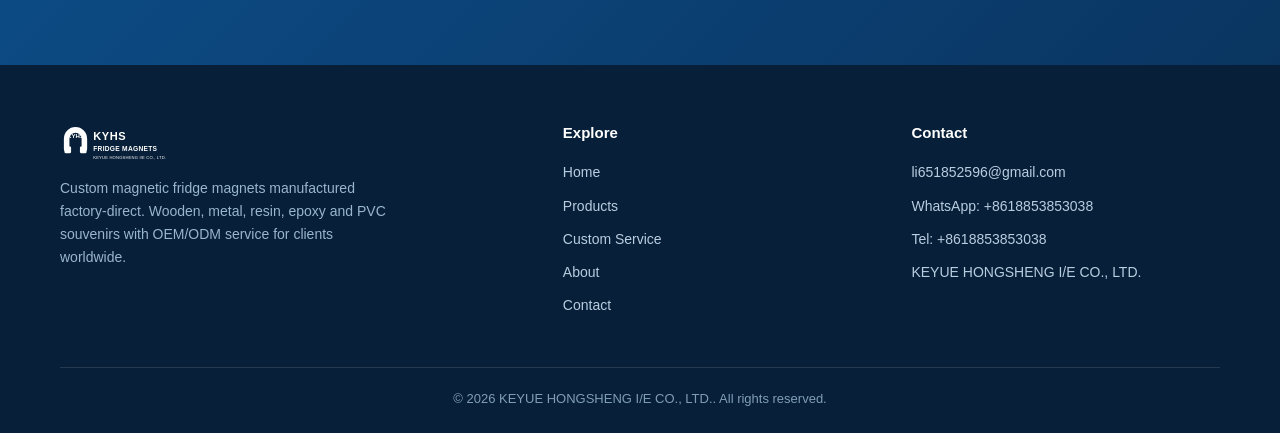
<file: custom/index.html>
<!DOCTYPE html><html lang="en"> <head><meta charset="UTF-8"><meta name="viewport" content="width=device-width, initial-scale=1"><title>Custom OEM Fridge Magnets Service — KYHS</title><meta name="description" content="KYHS OEM/ODM custom fridge magnets service: send your design, get a free proof, approve a sample and receive your order worldwide. Low MOQ, fast turnaround."><meta name="keywords" content="custom fridge magnets, magnetic fridge magnets, wooden fridge magnets, magnet manufacturer, KYHS"><link rel="canonical" href="https://magnets.kyhsexport.com/custom/"><link rel="icon" type="image/svg+xml" href="/favicon.svg"><meta property="og:type" content="website"><meta property="og:title" content="Custom OEM Fridge Magnets Service — KYHS"><meta property="og:description" content="KYHS OEM/ODM custom fridge magnets service: send your design, get a free proof, approve a sample and receive your order worldwide. Low MOQ, fast turnaround."><meta property="og:url" content="https://magnets.kyhsexport.com/custom/"><meta property="og:image" content="https://magnets.kyhsexport.com/og-image.svg"><meta property="og:site_name" content="KYHS Fridge Magnets"><meta property="og:locale" content="en_US"><meta name="twitter:card" content="summary_large_image"><meta name="twitter:title" content="Custom OEM Fridge Magnets Service — KYHS"><meta name="twitter:description" content="KYHS OEM/ODM custom fridge magnets service: send your design, get a free proof, approve a sample and receive your order worldwide. Low MOQ, fast turnaround."><meta name="twitter:image" content="https://magnets.kyhsexport.com/og-image.svg"><script type="application/ld+json">{"@context":"https://schema.org","@graph":[{"@type":"Organization","name":"KEYUE HONGSHENG I/E CO., LTD.","url":"https://magnets.kyhsexport.com","email":"li651852596@gmail.com","telephone":"+8618853853038"},{"@type":"WebSite","name":"KYHS Fridge Magnets","url":"https://magnets.kyhsexport.com","description":"KYHS OEM/ODM custom fridge magnets service: send your design, get a free proof, approve a sample and receive your order worldwide. Low MOQ, fast turnaround.","inLanguage":"en"}]}</script><link rel="stylesheet" href="/_astro/about.BWhyGvks.css"></head> <body> <header class="site-header"> <div class="container nav-inner"> <a href="/" class="logo" aria-label="KYHS Fridge Magnets home"> <img src="/logo.svg" alt="KYHS Fridge Magnets"> </a> <nav class="nav-links" id="navLinks"> <a href="/" class>Home</a><a href="/products/" class>Products</a><a href="/custom/" class="active">Custom Service</a><a href="/about/" class>About</a><a href="/contact/" class>Contact</a> <a href="https://wa.me/8618853853038" class="nav-cta" target="_blank" rel="noopener">Get a Quote</a> </nav> <button class="menu-toggle" id="menuToggle" aria-label="Menu">☰</button> </div> </header> <main>  <section class="page-hero"> <div class="container"> <span class="eyebrow">Custom service</span> <h1>Your custom fridge magnets, made real — start to finish</h1> <p>We handle the whole process: material selection, artwork proof, sampling, production, inspection and shipping. You just send the idea.</p> </div> </section> <section> <div class="container"> <div class="section-head"><h2>The 4-step process</h2></div> <div class="steps"> <div class="step"> <div class="num">01</div> <h3>Send Your Design</h3> <p>Share your artwork, logo or idea. Our team reviews the specification and suggests the best material and process.</p> </div><div class="step"> <div class="num">02</div> <h3>Get a Quote</h3> <p>We confirm size, quantity, material and packaging, then send you a competitive factory-direct quotation.</p> </div><div class="step"> <div class="num">03</div> <h3>Design Proof</h3> <p>We create a free digital proof or physical sample for your approval before mass production begins.</p> </div><div class="step"> <div class="num">04</div> <h3>Production &amp; Shipping</h3> <p>After approval, we produce, inspect and pack your order, then ship worldwide to your door.</p> </div> </div> </div> </section> <section class="section-soft"> <div class="container grid-2"> <div> <span class="eyebrow">What we need from you</span> <h2>Simple inputs, flexible options</h2> <ul style="line-height:2"> <li>Your logo, artwork or a rough idea (AI / PDF / PNG / JPG)</li> <li>Preferred material — or let us recommend one</li> <li>Size and quantity (we advise if you're unsure)</li> <li>Any packaging or gift-box requirement</li> </ul> </div> <div class="card"> <div class="icon">📦</div> <h3>OEM / ODM welcome</h3> <p>Private label, custom back-carding, retail packaging and drop shipping — tell us what you need and we'll build a solution around it.</p> <a href="https://wa.me/8618853853038" class="btn btn-primary" target="_blank" rel="noopener">💬 Start a project</a> </div> </div> </section> <section class="cta"> <div class="container"> <h2>Ready to turn your artwork into a best-seller?</h2> <p>Tell us your quantity and design — a factory-direct quote is one message away.</p> <div class="cta-actions"> <a href="https://wa.me/8618853853038" class="btn btn-primary" target="_blank" rel="noopener">💬 Message us now</a> <a href="mailto:li651852596@gmail.com" class="btn btn-ghost">Email us</a> </div> </div> </section>  </main> <a href="https://wa.me/8618853853038" class="float-wa" target="_blank" rel="noopener" aria-label="Chat on WhatsApp">💬</a> <footer class="site-footer"> <div class="container"> <div class="footer-grid"> <div class="footer-brand"> <div class="logo"><img src="/logo.svg" alt="KYHS Fridge Magnets"></div> <p>Custom magnetic fridge magnets manufactured factory-direct. Wooden, metal, resin, epoxy and PVC souvenirs with OEM/ODM service for clients worldwide.</p> </div> <div class="footer-col"> <h4>Explore</h4> <a href="/">Home</a><a href="/products/">Products</a><a href="/custom/">Custom Service</a><a href="/about/">About</a><a href="/contact/">Contact</a> </div> <div class="footer-col"> <h4>Contact</h4> <a href="mailto:li651852596@gmail.com">li651852596@gmail.com</a> <a href="https://wa.me/8618853853038" target="_blank" rel="noopener">WhatsApp: +8618853853038</a> <span>Tel: +8618853853038</span> <span>KEYUE HONGSHENG I/E CO., LTD.</span> </div> </div> <div class="footer-bottom">
© 2026 KEYUE HONGSHENG I/E CO., LTD.. All rights reserved.
</div> </div> </footer> <script>
      const toggle = document.getElementById('menuToggle');
      const links = document.getElementById('navLinks');
      toggle?.addEventListener('click', () => links?.classList.toggle('open'));
    </script> <!-- KYHS i18n: auto translate (all languages + searchable switcher) --> <script src="/js/translate.js"></script> <script src="/js/kyhs-translate-init.js"></script> <!-- KYHS analytics: admin-only stats --> <script src="/js/kyhs-analytics.js"></script> </body> </html>
</file>
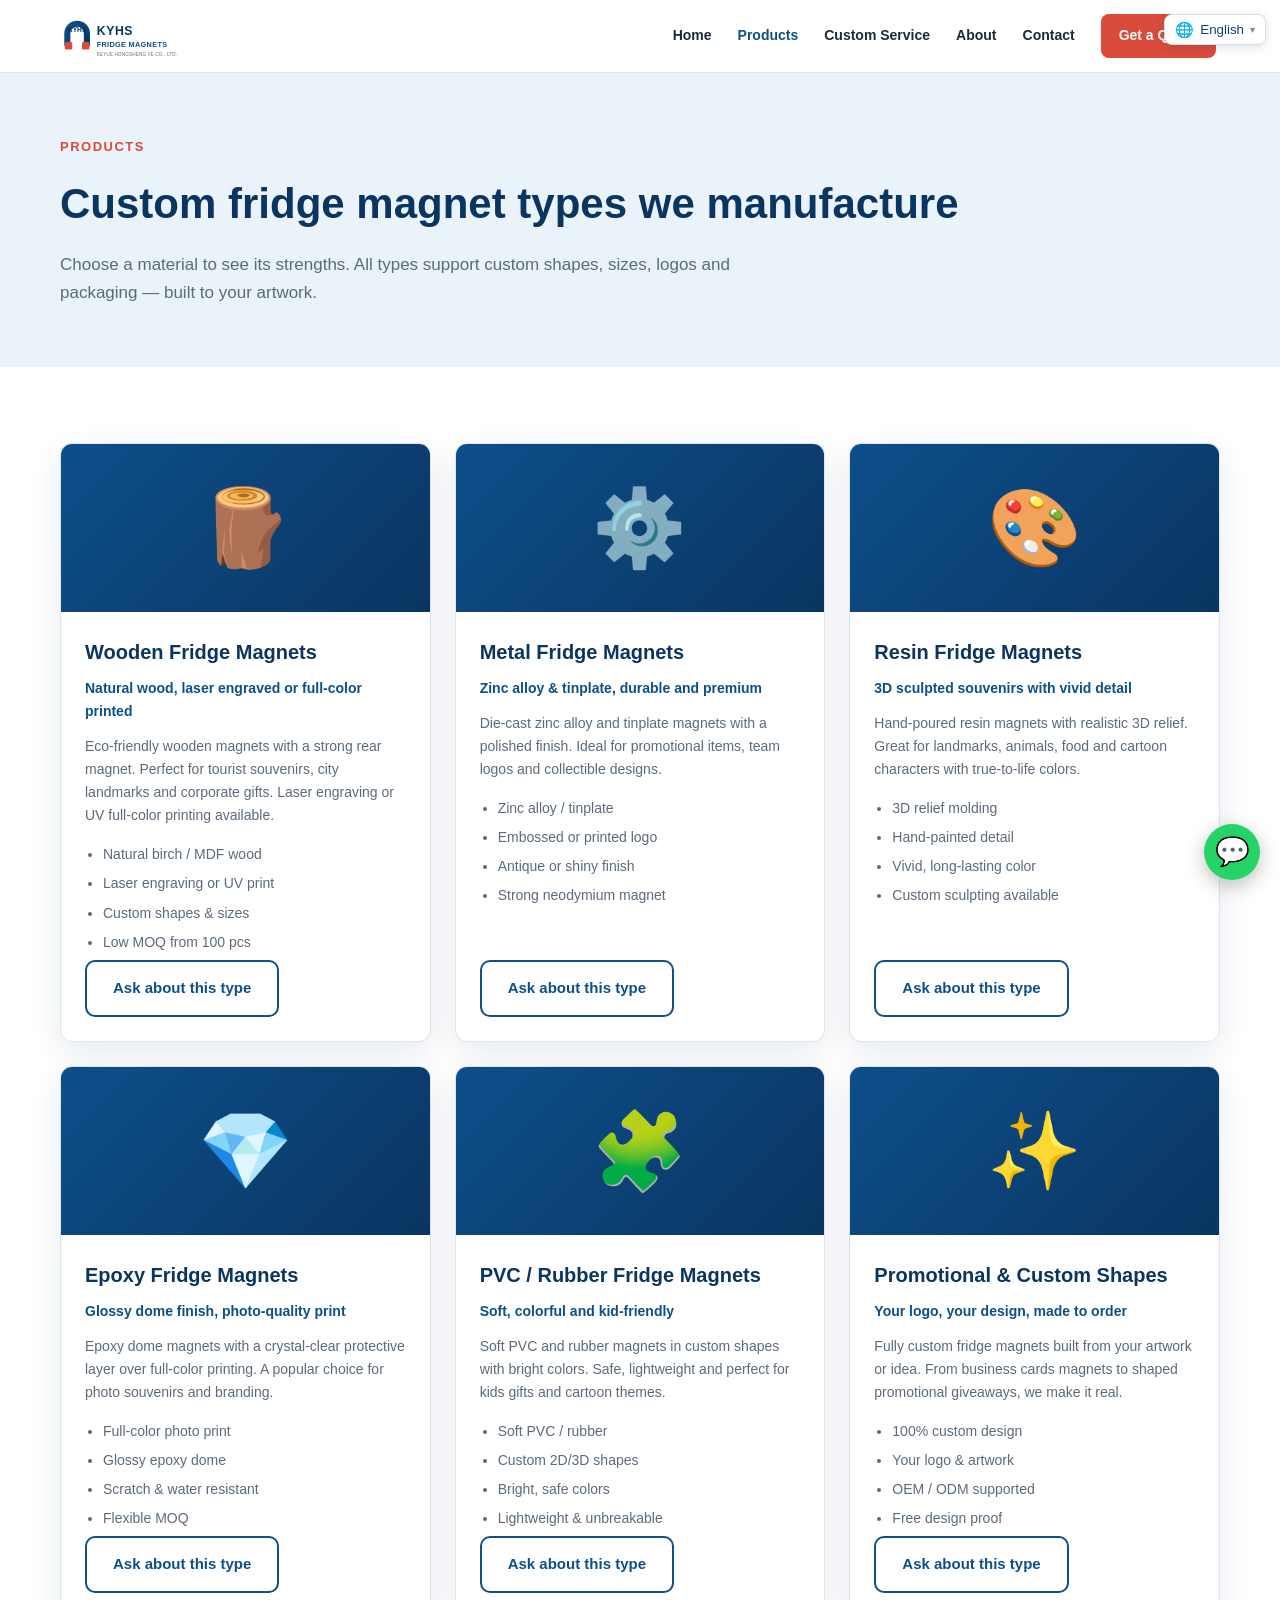
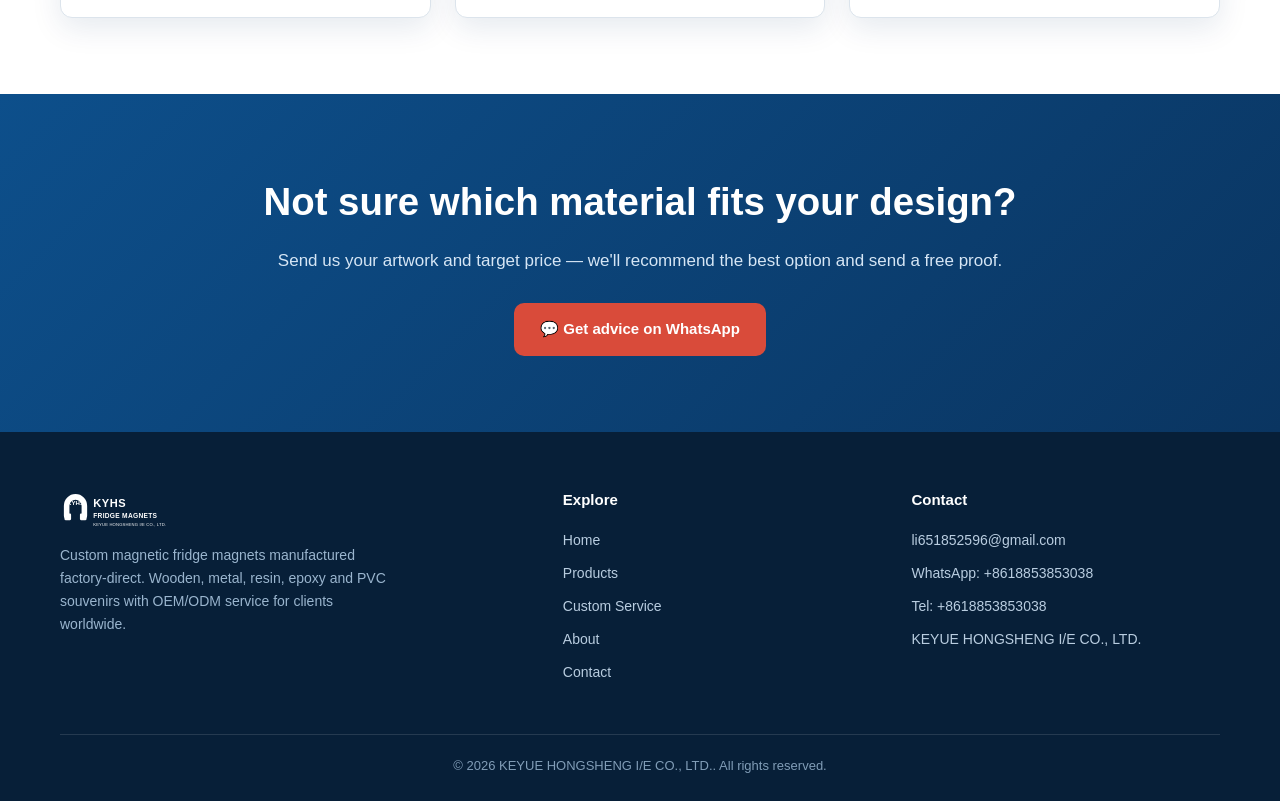
<file: products/index.html>
<!DOCTYPE html><html lang="en"> <head><meta charset="UTF-8"><meta name="viewport" content="width=device-width, initial-scale=1"><title>Custom Fridge Magnet Types: Wood, Metal &amp; Resin — KYHS</title><meta name="description" content="Explore KYHS custom fridge magnets: wooden, metal, resin, epoxy and PVC magnetic souvenirs plus fully custom shapes. OEM/ODM, low MOQ, free design proof."><meta name="keywords" content="custom fridge magnets, magnetic fridge magnets, wooden fridge magnets, magnet manufacturer, KYHS"><link rel="canonical" href="https://magnets.kyhsexport.com/products/"><link rel="icon" type="image/svg+xml" href="/favicon.svg"><meta property="og:type" content="website"><meta property="og:title" content="Custom Fridge Magnet Types: Wood, Metal &#38; Resin — KYHS"><meta property="og:description" content="Explore KYHS custom fridge magnets: wooden, metal, resin, epoxy and PVC magnetic souvenirs plus fully custom shapes. OEM/ODM, low MOQ, free design proof."><meta property="og:url" content="https://magnets.kyhsexport.com/products/"><meta property="og:image" content="https://magnets.kyhsexport.com/og-image.svg"><meta property="og:site_name" content="KYHS Fridge Magnets"><meta property="og:locale" content="en_US"><meta name="twitter:card" content="summary_large_image"><meta name="twitter:title" content="Custom Fridge Magnet Types: Wood, Metal &#38; Resin — KYHS"><meta name="twitter:description" content="Explore KYHS custom fridge magnets: wooden, metal, resin, epoxy and PVC magnetic souvenirs plus fully custom shapes. OEM/ODM, low MOQ, free design proof."><meta name="twitter:image" content="https://magnets.kyhsexport.com/og-image.svg"><script type="application/ld+json">{"@context":"https://schema.org","@graph":[{"@type":"Organization","name":"KEYUE HONGSHENG I/E CO., LTD.","url":"https://magnets.kyhsexport.com","email":"li651852596@gmail.com","telephone":"+8618853853038"},{"@type":"WebSite","name":"KYHS Fridge Magnets","url":"https://magnets.kyhsexport.com","description":"Explore KYHS custom fridge magnets: wooden, metal, resin, epoxy and PVC magnetic souvenirs plus fully custom shapes. OEM/ODM, low MOQ, free design proof.","inLanguage":"en"}]}</script><link rel="stylesheet" href="/_astro/about.BWhyGvks.css"></head> <body> <header class="site-header"> <div class="container nav-inner"> <a href="/" class="logo" aria-label="KYHS Fridge Magnets home"> <img src="/logo.svg" alt="KYHS Fridge Magnets"> </a> <nav class="nav-links" id="navLinks"> <a href="/" class>Home</a><a href="/products/" class="active">Products</a><a href="/custom/" class>Custom Service</a><a href="/about/" class>About</a><a href="/contact/" class>Contact</a> <a href="https://wa.me/8618853853038" class="nav-cta" target="_blank" rel="noopener">Get a Quote</a> </nav> <button class="menu-toggle" id="menuToggle" aria-label="Menu">☰</button> </div> </header> <main>  <section class="page-hero"> <div class="container"> <span class="eyebrow">Products</span> <h1>Custom fridge magnet types we manufacture</h1> <p>Choose a material to see its strengths. All types support custom shapes, sizes, logos and packaging — built to your artwork.</p> </div> </section> <section> <div class="container grid-3"> <article class="card product-card" id="wooden"> <div class="product-art" style="background:linear-gradient(135deg, #0d4f8b, #0a3561)">🪵</div> <div class="product-body"> <h3>Wooden Fridge Magnets</h3> <p class="tagline">Natural wood, laser engraved or full-color printed</p> <p>Eco-friendly wooden magnets with a strong rear magnet. Perfect for tourist souvenirs, city landmarks and corporate gifts. Laser engraving or UV full-color printing available.</p> <ul><li>Natural birch / MDF wood</li><li>Laser engraving or UV print</li><li>Custom shapes &amp; sizes</li><li>Low MOQ from 100 pcs</li></ul> <a href="https://wa.me/8618853853038" class="btn btn-outline" target="_blank" rel="noopener">Ask about this type</a> </div> </article><article class="card product-card" id="metal"> <div class="product-art" style="background:linear-gradient(135deg, #0d4f8b, #0a3561)">⚙️</div> <div class="product-body"> <h3>Metal Fridge Magnets</h3> <p class="tagline">Zinc alloy &amp; tinplate, durable and premium</p> <p>Die-cast zinc alloy and tinplate magnets with a polished finish. Ideal for promotional items, team logos and collectible designs.</p> <ul><li>Zinc alloy / tinplate</li><li>Embossed or printed logo</li><li>Antique or shiny finish</li><li>Strong neodymium magnet</li></ul> <a href="https://wa.me/8618853853038" class="btn btn-outline" target="_blank" rel="noopener">Ask about this type</a> </div> </article><article class="card product-card" id="resin"> <div class="product-art" style="background:linear-gradient(135deg, #0d4f8b, #0a3561)">🎨</div> <div class="product-body"> <h3>Resin Fridge Magnets</h3> <p class="tagline">3D sculpted souvenirs with vivid detail</p> <p>Hand-poured resin magnets with realistic 3D relief. Great for landmarks, animals, food and cartoon characters with true-to-life colors.</p> <ul><li>3D relief molding</li><li>Hand-painted detail</li><li>Vivid, long-lasting color</li><li>Custom sculpting available</li></ul> <a href="https://wa.me/8618853853038" class="btn btn-outline" target="_blank" rel="noopener">Ask about this type</a> </div> </article><article class="card product-card" id="epoxy"> <div class="product-art" style="background:linear-gradient(135deg, #0d4f8b, #0a3561)">💎</div> <div class="product-body"> <h3>Epoxy Fridge Magnets</h3> <p class="tagline">Glossy dome finish, photo-quality print</p> <p>Epoxy dome magnets with a crystal-clear protective layer over full-color printing. A popular choice for photo souvenirs and branding.</p> <ul><li>Full-color photo print</li><li>Glossy epoxy dome</li><li>Scratch &amp; water resistant</li><li>Flexible MOQ</li></ul> <a href="https://wa.me/8618853853038" class="btn btn-outline" target="_blank" rel="noopener">Ask about this type</a> </div> </article><article class="card product-card" id="pvc"> <div class="product-art" style="background:linear-gradient(135deg, #0d4f8b, #0a3561)">🧩</div> <div class="product-body"> <h3>PVC / Rubber Fridge Magnets</h3> <p class="tagline">Soft, colorful and kid-friendly</p> <p>Soft PVC and rubber magnets in custom shapes with bright colors. Safe, lightweight and perfect for kids gifts and cartoon themes.</p> <ul><li>Soft PVC / rubber</li><li>Custom 2D/3D shapes</li><li>Bright, safe colors</li><li>Lightweight &amp; unbreakable</li></ul> <a href="https://wa.me/8618853853038" class="btn btn-outline" target="_blank" rel="noopener">Ask about this type</a> </div> </article><article class="card product-card" id="promotional"> <div class="product-art" style="background:linear-gradient(135deg, #0d4f8b, #0a3561)">✨</div> <div class="product-body"> <h3>Promotional &amp; Custom Shapes</h3> <p class="tagline">Your logo, your design, made to order</p> <p>Fully custom fridge magnets built from your artwork or idea. From business cards magnets to shaped promotional giveaways, we make it real.</p> <ul><li>100% custom design</li><li>Your logo &amp; artwork</li><li>OEM / ODM supported</li><li>Free design proof</li></ul> <a href="https://wa.me/8618853853038" class="btn btn-outline" target="_blank" rel="noopener">Ask about this type</a> </div> </article> </div> </section> <section class="cta"> <div class="container"> <h2>Not sure which material fits your design?</h2> <p>Send us your artwork and target price — we'll recommend the best option and send a free proof.</p> <div class="cta-actions"> <a href="https://wa.me/8618853853038" class="btn btn-primary" target="_blank" rel="noopener">💬 Get advice on WhatsApp</a> </div> </div> </section>  </main> <a href="https://wa.me/8618853853038" class="float-wa" target="_blank" rel="noopener" aria-label="Chat on WhatsApp">💬</a> <footer class="site-footer"> <div class="container"> <div class="footer-grid"> <div class="footer-brand"> <div class="logo"><img src="/logo.svg" alt="KYHS Fridge Magnets"></div> <p>Custom magnetic fridge magnets manufactured factory-direct. Wooden, metal, resin, epoxy and PVC souvenirs with OEM/ODM service for clients worldwide.</p> </div> <div class="footer-col"> <h4>Explore</h4> <a href="/">Home</a><a href="/products/">Products</a><a href="/custom/">Custom Service</a><a href="/about/">About</a><a href="/contact/">Contact</a> </div> <div class="footer-col"> <h4>Contact</h4> <a href="mailto:li651852596@gmail.com">li651852596@gmail.com</a> <a href="https://wa.me/8618853853038" target="_blank" rel="noopener">WhatsApp: +8618853853038</a> <span>Tel: +8618853853038</span> <span>KEYUE HONGSHENG I/E CO., LTD.</span> </div> </div> <div class="footer-bottom">
© 2026 KEYUE HONGSHENG I/E CO., LTD.. All rights reserved.
</div> </div> </footer> <script>
      const toggle = document.getElementById('menuToggle');
      const links = document.getElementById('navLinks');
      toggle?.addEventListener('click', () => links?.classList.toggle('open'));
    </script> <!-- KYHS i18n: auto translate (all languages + searchable switcher) --> <script src="/js/translate.js"></script> <script src="/js/kyhs-translate-init.js"></script> <!-- KYHS analytics: admin-only stats --> <script src="/js/kyhs-analytics.js"></script> </body> </html>
</file>
<file: _astro/about.BWhyGvks.css>
:root{--navy: #0a3561;--blue: #0d4f8b;--blue-light: #eaf2fa;--accent: #d94b3a;--ink: #1b2b3a;--muted: #5b6b7b;--line: #dce4ec;--bg: #ffffff;--bg-soft: #f5f8fb;--radius: 12px;--shadow: 0 10px 30px rgba(10, 53, 97, .1)}*{box-sizing:border-box}html{scroll-behavior:smooth}body{margin:0;font-family:-apple-system,BlinkMacSystemFont,Segoe UI,Roboto,Helvetica,Arial,sans-serif;color:var(--ink);background:var(--bg);line-height:1.65;-webkit-font-smoothing:antialiased}a{color:inherit;text-decoration:none}img{max-width:100%;display:block}.container{width:min(1160px,92%);margin-inline:auto}.site-header{position:sticky;top:0;z-index:1000;background:#fffffff5;border-bottom:1px solid var(--line);backdrop-filter:blur(8px)}.nav-inner{display:flex;align-items:center;justify-content:space-between;gap:18px;min-height:72px}.logo{display:flex;align-items:center;gap:10px}.logo img{height:44px;width:auto}.nav-links{display:flex;align-items:center;gap:26px}.nav-links a{font-size:14px;font-weight:600;color:var(--ink)}.nav-links a:hover,.nav-links a.active{color:var(--blue)}.nav-cta,.btn-whatsapp{background:var(--accent);color:#fff!important;padding:10px 18px;border-radius:8px;font-weight:600;display:inline-flex;align-items:center;gap:8px}.nav-cta:hover,.btn-whatsapp:hover{background:#c13f2f}.menu-toggle{display:none;background:none;border:0;font-size:26px;cursor:pointer;color:var(--navy)}.btn{display:inline-flex;align-items:center;justify-content:center;gap:8px;padding:14px 26px;border-radius:10px;font-weight:700;font-size:15px;transition:transform .15s ease,background .15s ease}.btn:hover{transform:translateY(-2px)}.btn-primary{background:var(--accent);color:#fff}.btn-primary:hover{background:#c13f2f}.btn-ghost{background:transparent;color:#fff;border:2px solid rgba(255,255,255,.75)}.btn-ghost:hover{background:#ffffff1f}.btn-outline{background:#fff;color:var(--blue);border:2px solid var(--blue)}.btn-outline:hover{background:var(--blue-light)}.hero{color:#fff;background:linear-gradient(135deg,#0a3561,#0d4f8b);padding:88px 0 96px;position:relative;overflow:hidden}.hero:after{content:"";position:absolute;right:-120px;top:-120px;width:460px;height:460px;border-radius:50%;background:#ffffff0d}.hero-grid{display:grid;grid-template-columns:1.1fr .9fr;gap:56px;align-items:center;position:relative;z-index:1}.hero h1{font-size:clamp(30px,4.2vw,52px);line-height:1.15;margin:0 0 20px;font-weight:800;letter-spacing:-.5px}.hero h1 .hl{color:#ffd7cf}.hero p.lead{font-size:18px;color:#d6e6f5;max-width:620px;margin:0 0 30px}.hero-actions{display:flex;flex-wrap:wrap;gap:14px}.hero-badges{display:flex;flex-wrap:wrap;gap:18px;margin-top:34px;font-size:13px;color:#bcd6f0}.hero-badges span{display:inline-flex;align-items:center;gap:6px}.hero-art{background:#ffffff14;border:1px solid rgba(255,255,255,.18);border-radius:20px;padding:26px;display:grid;grid-template-columns:repeat(2,1fr);gap:16px}.magnet-tile{background:#fff;border-radius:14px;padding:18px 14px;text-align:center;box-shadow:0 8px 18px #0000002e;transform:rotate(-3deg)}.magnet-tile:nth-child(2n){transform:rotate(3deg)}.magnet-tile .face{height:96px;border-radius:10px;display:flex;align-items:center;justify-content:center;font-size:44px;margin-bottom:10px}.magnet-tile small{color:var(--muted);font-size:12px;font-weight:600}section{padding:76px 0}.section-soft{background:var(--bg-soft)}.section-head{text-align:center;max-width:720px;margin:0 auto 48px}.section-head h2{font-size:clamp(26px,3vw,38px);margin:0 0 14px;color:var(--navy)}.section-head p{color:var(--muted);font-size:17px;margin:0}.eyebrow{display:inline-block;font-size:13px;font-weight:700;letter-spacing:1.5px;color:var(--accent);text-transform:uppercase;margin-bottom:12px}.grid-3{display:grid;grid-template-columns:repeat(3,1fr);gap:24px}.grid-2{display:grid;grid-template-columns:repeat(2,1fr);gap:32px;align-items:center}.card{background:#fff;border:1px solid var(--line);border-radius:var(--radius);padding:28px;box-shadow:var(--shadow);transition:transform .2s ease,box-shadow .2s ease}.card:hover{transform:translateY(-4px);box-shadow:0 16px 40px #0a356124}.card .icon{font-size:38px;margin-bottom:14px}.card h3{margin:0 0 8px;font-size:20px;color:var(--navy)}.card .tagline{color:var(--blue);font-weight:600;font-size:14px;margin:0 0 12px}.card p{color:var(--muted);font-size:14px;margin:0 0 16px}.card ul{margin:0;padding-left:18px;color:var(--muted);font-size:14px}.card li{margin-bottom:6px}.product-card{overflow:hidden;padding:0;display:flex;flex-direction:column}.product-art{height:168px;display:flex;align-items:center;justify-content:center;font-size:76px;color:#fff}.product-body{padding:24px;flex:1;display:flex;flex-direction:column}.product-body .btn{margin-top:auto;align-self:flex-start}.steps{counter-reset:step;display:grid;grid-template-columns:repeat(4,1fr);gap:20px}.step{text-align:center;padding:26px 18px;border-radius:var(--radius);background:#fff;border:1px solid var(--line)}.step .num{width:52px;height:52px;margin:0 auto 16px;border-radius:50%;background:var(--blue-light);color:var(--blue);display:flex;align-items:center;justify-content:center;font-weight:800;font-size:18px}.step h3{margin:0 0 8px;font-size:17px;color:var(--navy)}.step p{margin:0;color:var(--muted);font-size:14px}.strip{background:var(--navy);color:#fff}.strip-grid{display:grid;grid-template-columns:repeat(4,1fr);gap:24px;text-align:center}.strip .num{font-size:34px;font-weight:800;color:#ffd7cf}.strip .label{font-size:14px;color:#cfe0f0}.cta{background:linear-gradient(135deg,#0d4f8b,#0a3561);color:#fff;text-align:center}.cta h2{font-size:clamp(26px,3vw,40px);margin:0 0 14px}.cta p{font-size:17px;color:#d6e6f5;margin:0 0 28px}.cta-actions{display:flex;flex-wrap:wrap;gap:14px;justify-content:center}.page-hero{background:var(--blue-light);padding:60px 0}.page-hero h1{font-size:clamp(28px,3.4vw,42px);color:var(--navy);margin:0 0 12px}.page-hero p{color:var(--muted);font-size:17px;margin:0;max-width:720px}.contact-grid{display:grid;grid-template-columns:1fr 1fr;gap:40px}.contact-list{list-style:none;padding:0;margin:0}.contact-list li{padding:14px 0;border-bottom:1px solid var(--line);display:flex;gap:12px;align-items:center}.contact-list .k{color:var(--muted);min-width:92px;font-size:14px}.form-row{display:grid;grid-template-columns:1fr 1fr;gap:14px}label{display:block;font-size:13px;font-weight:600;color:var(--ink);margin-bottom:6px}input,textarea,select{width:100%;padding:12px 14px;border:1px solid var(--line);border-radius:8px;font-size:15px;font-family:inherit;background:#fff;color:var(--ink)}textarea{min-height:130px;resize:vertical}.field{margin-bottom:16px}.site-footer{background:#071f38;color:#b9cde0;padding:56px 0 24px}.footer-grid{display:grid;grid-template-columns:1.5fr 1fr 1fr;gap:40px}.footer-brand .logo img{filter:brightness(0) invert(1);height:40px}.footer-brand p{font-size:14px;margin:16px 0 0;color:#9ab5ce;max-width:340px}.footer-col h4{color:#fff;font-size:15px;margin:0 0 16px}.footer-col a,.footer-col span{display:block;font-size:14px;margin-bottom:10px}.footer-col a:hover{color:#fff}.footer-bottom{border-top:1px solid rgba(255,255,255,.12);margin-top:40px;padding-top:20px;text-align:center;font-size:13px;color:#819db7}.float-wa{position:fixed;right:20px;bottom:20px;z-index:900;background:#25d366;color:#fff;border-radius:50%;width:56px;height:56px;display:flex;align-items:center;justify-content:center;font-size:28px;box-shadow:0 6px 20px #00000040}.float-wa:hover{background:#1ebe5a}.site-header .nav-inner{padding-right:4px}@media(max-width:900px){.hero-grid,.grid-2,.contact-grid{grid-template-columns:1fr}.grid-3,.steps,.strip-grid{grid-template-columns:repeat(2,1fr)}.footer-grid{grid-template-columns:1fr 1fr}}@media(max-width:640px){.nav-links{display:none;position:absolute;top:72px;left:0;right:0;background:#fff;flex-direction:column;align-items:stretch;gap:0;padding:12px 6%;border-bottom:1px solid var(--line)}.nav-links.open{display:flex}.nav-links a{padding:12px 0;border-bottom:1px solid var(--line)}.nav-cta{margin-top:10px;justify-content:center}.menu-toggle{display:block}.grid-3,.steps,.strip-grid,.footer-grid,.form-row{grid-template-columns:1fr}.hero{padding:60px 0}section{padding:56px 0}}.contact-cards{display:grid;grid-template-columns:repeat(2,minmax(0,1fr));gap:24px}.contact-card{background:#fff;border:1px solid var(--line);border-top:3px solid var(--accent);border-radius:var(--radius);padding:26px 24px;box-shadow:var(--shadow)}.contact-card .cc-label{font-size:13px;font-weight:700;color:var(--accent);text-transform:uppercase;letter-spacing:1px;margin-bottom:16px}.cc-list{list-style:none;padding:0;margin:0}.cc-list li{padding:10px 0;border-bottom:1px solid var(--line);display:flex;flex-direction:column;gap:3px}.cc-list li:last-child{border-bottom:0}.cc-list .cc-k{font-size:12px;color:var(--muted)}.cc-list a{color:var(--ink);font-weight:600;word-break:break-all}.cc-list a:hover{color:var(--blue)}.cc-actions{display:flex;flex-wrap:wrap;gap:10px;margin-top:20px}.cc-actions .btn{padding:10px 18px;font-size:14px}@media(max-width:900px){.contact-cards{grid-template-columns:1fr}}
</file>
